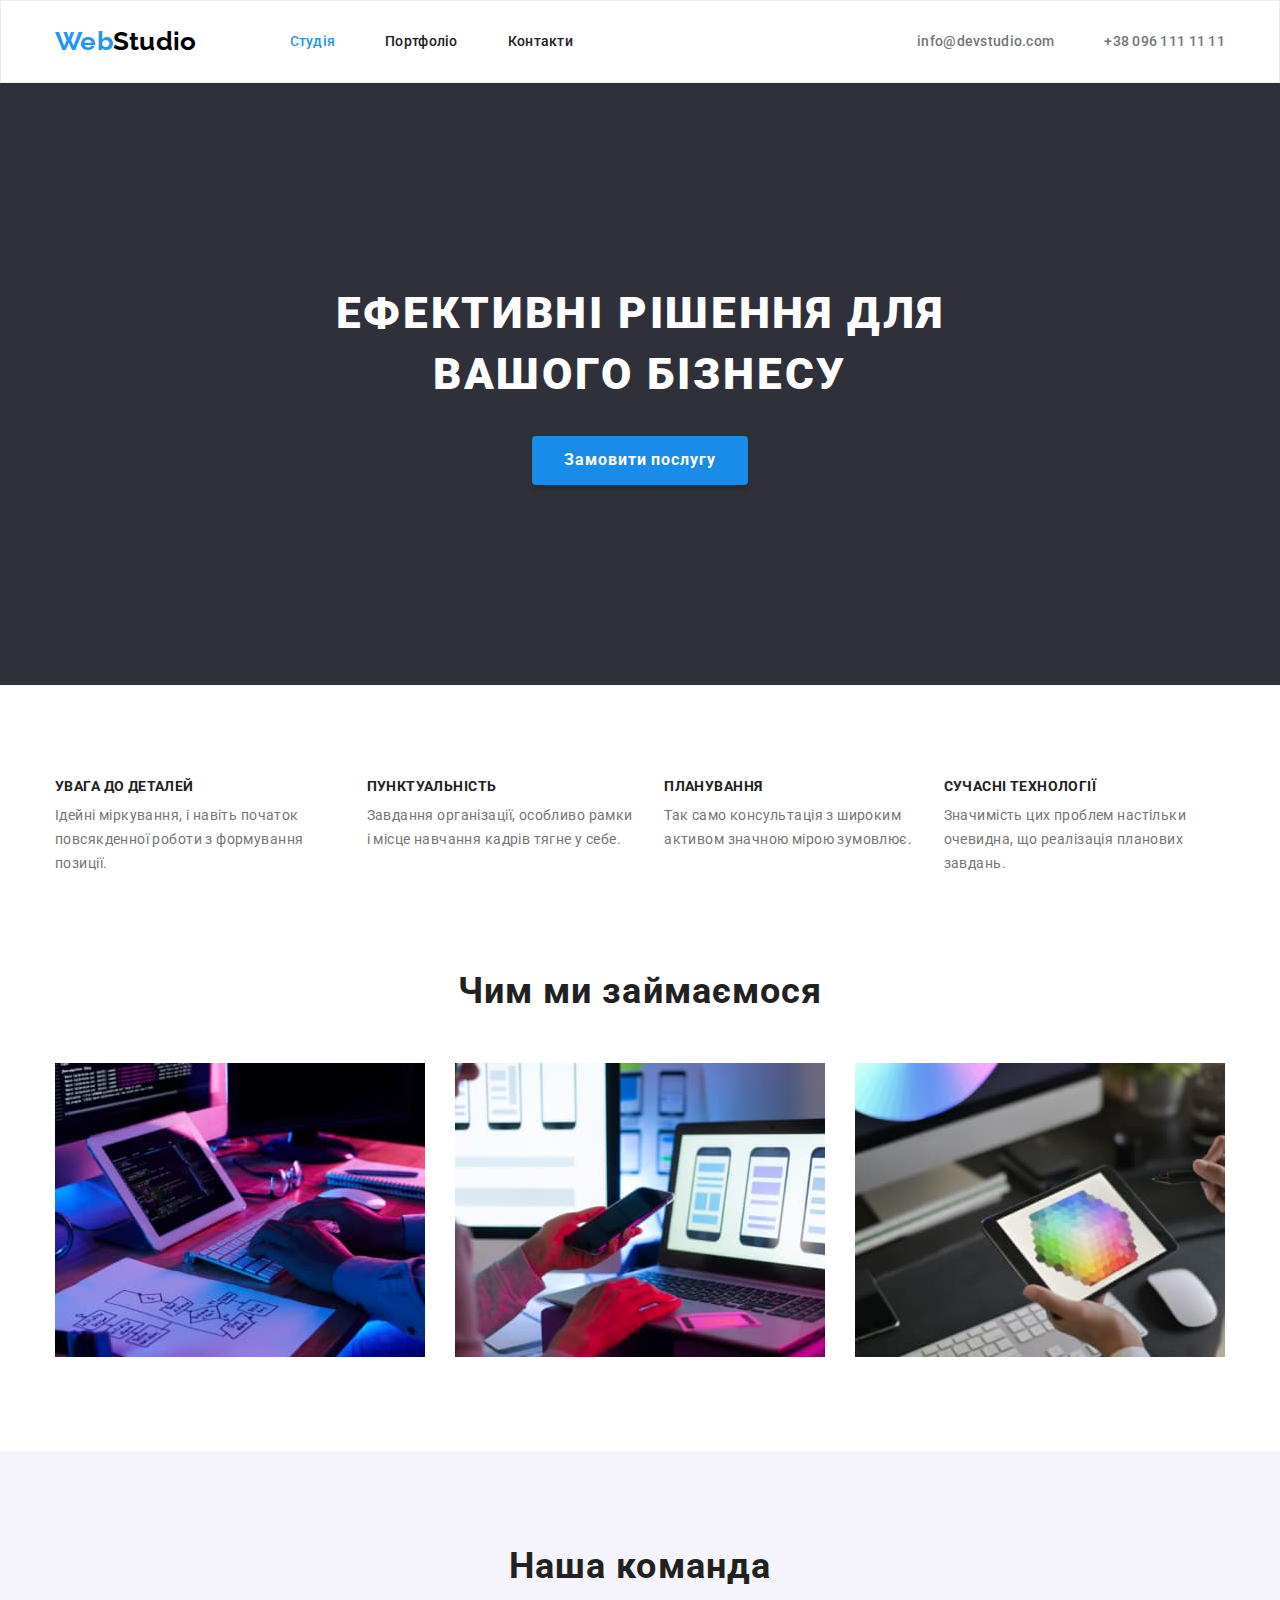
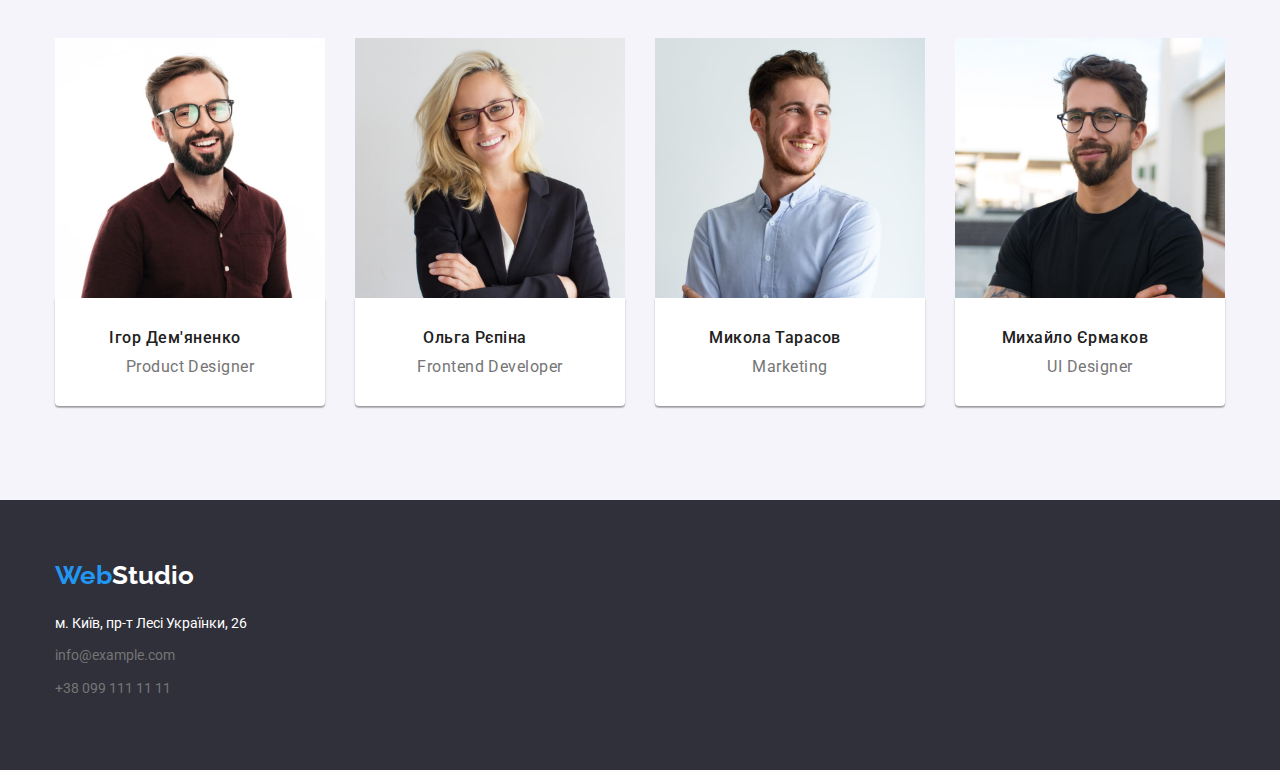
<file: index.html>
<!DOCTYPE html>
<html lang="ua">
  <head>
    <meta charset="UTF-8" />
    <meta http-equiv="X-UA-Compatible" content="IE=edge" />
    <meta name="viewport" content="width=device-width, initial-scale=1.0" />
    <title>WebStudio</title>
    <link rel="preconnect" href="https://fonts.googleapis.com" />
    <link rel="preconnect" href="https://fonts.gstatic.com" crossorigin />
    <link
      href="https://fonts.googleapis.com/css2?family=Raleway:wght@700&family=Roboto:wght@400;500;700;900&display=swap"
      rel="stylesheet"
    />
    <link
      rel="stylesheet"
      href="https://cdnjs.cloudflare.com/ajax/libs/modern-normalize/1.1.0/modern-normalize.min.css"
    />
    <link rel="stylesheet" href="./css/styles.css" />
  </head>
  <body>
    <header class="header">
      <div class="container header-con">
        <nav class="header-nav">
          <a lang="en" class="logo" href="./index.html">
            <span class="logo-color">Web</span>Studio</a
          >
          <ul class="site-nav list">
            <li class="item">
              <a href="./index.html" class="link current">Студія</a>
            </li>
            <li class="item">
              <a href="./portfolio.html" class="link">Портфоліо</a>
            </li>
            <li class="item">
              <a href="" class="link">Контакти</a>
            </li>
          </ul>
        </nav>
        <ul class="contacts-nav list">
          <li class="item">
            <a href="mailto:info@devstudio.com" class="data"
              >info@devstudio.com</a
            >
          </li>
          <li class="item">
            <a href="tel:+380961111111" class="data">+38 096 111 11 11</a>
          </li>
        </ul>
      </div>
    </header>

    <main>
      <section class="hero">
        <div class="container">
          <h1 class="hero-title">Ефективні рішення для вашого бізнесу</h1>
          <button type="button" class="button-studio">Замовити послугу</button>
        </div>
      </section>

      <section class="section-features">
        <div class="container">
          <ul class="features list">
            <li class="features-item">
              <h3 class="section-title">УВАГА ДО ДЕТАЛЕЙ</h3>
              <p class="rubric">
                Ідейні міркування, і навіть початок повсякденної роботи з
                формування позиції.
              </p>
            </li>
            <li class="features-item">
              <h3 class="section-title">ПУНКТУАЛЬНІСТЬ</h3>
              <p class="rubric">
                Завдання організації, особливо рамки і місце навчання кадрів
                тягне у себе.
              </p>
            </li>
            <li class="features-item">
              <h3 class="section-title">ПЛАНУВАННЯ</h3>
              <p class="rubric">
                Так само консультація з широким активом значною мірою зумовлює.
              </p>
            </li>
            <li class="features-item">
              <h3 class="section-title">СУЧАСНІ ТЕХНОЛОГІЇ</h3>
              <p class="rubric">
                Значимість цих проблем настільки очевидна, що реалізація
                планових завдань.
              </p>
            </li>
          </ul>
        </div>
      </section>
      <section class="section-examples">
        <div class="container">
          <h2 class="section-work">Чим ми займаємося</h2>
          <ul class="photo list">
            <li class="img">
              <img
                src="./images/work/work1.jpg"
                alt="Робота з кодом"
                width="370"
                height="294"
              />
            </li>
            <li class="img">
              <img
                src="./images/work/work2.jpg"
                alt="Телефон в руках"
                width="370"
                height="294"
              />
            </li>
            <li class="img">
              <img
                src="./images/work/work3.jpg"
                alt="Робота з планшетом"
                width="370"
                height="294"
              />
            </li>
          </ul>
        </div>
      </section>
      <section class="section-team">
        <div class="container">
          <h2 class="section-work">Наша команда</h2>
          <ul class="staff list">
            <li class="employees">
              <img
                src="./images/our-team/worker1.jpg"
                alt="Ігор Дем'яненко"
                width="270"
                height="260"
              />
              <div class="card-staff">
                <h3 class="section-name">Ігор Дем'яненко</h3>
                <p lang="en" class="profession">Product Designer</p>
              </div>
            </li>
            <li class="employees">
              <img
                src="./images/our-team/worker2.jpg"
                alt="Ольга Рєпіна"
                width="270"
                height="260"
              />
              <div class="card-staff">
                <h3 class="section-name">Ольга Рєпіна</h3>
                <p lang="en" class="profession">Frontend Developer</p>
              </div>
            </li>
            <li class="employees">
              <img
                src="./images/our-team/worker3.jpg"
                alt="Микола Тарасов"
                width="270"
                height="260"
              />
              <div class="card-staff">
                <h3 class="section-name">Микола Тарасов</h3>
                <p lang="en" class="profession">Marketing</p>
              </div>
            </li>
            <li class="employees">
              <img
                src="./images/our-team/worker4.jpg"
                alt="Михайло Єрмаков"
                width="270"
                height="260"
              />
              <div class="card-staff">
                <h3 class="section-name">Михайло Єрмаков</h3>
                <p lang="en" class="profession">UI Designer</p>
              </div>
            </li>
          </ul>
        </div>
      </section>
    </main>
    <footer class="footer">
      <div class="container">
        <a lang="en" class="logo-footer" href="./index.html">
          <span class="logo-color">Web</span
          ><span class="logo-white">Studio</span>
        </a>
        <address>
          <ul class="footer-nav list">
            <li class="item">
              <a href="" class="local">м. Київ, пр-т Лесі Українки, 26</a>
            </li>

            <li class="item">
              <a href="mailto:info@example.com" class="data"
                >info@example.com</a
              >
            </li>

            <li class="item">
              <a href="tel:+38091111111" class="data">+38 099 111 11 11</a>
            </li>
          </ul>
        </address>
      </div>
    </footer>
  </body>
</html>
</file>
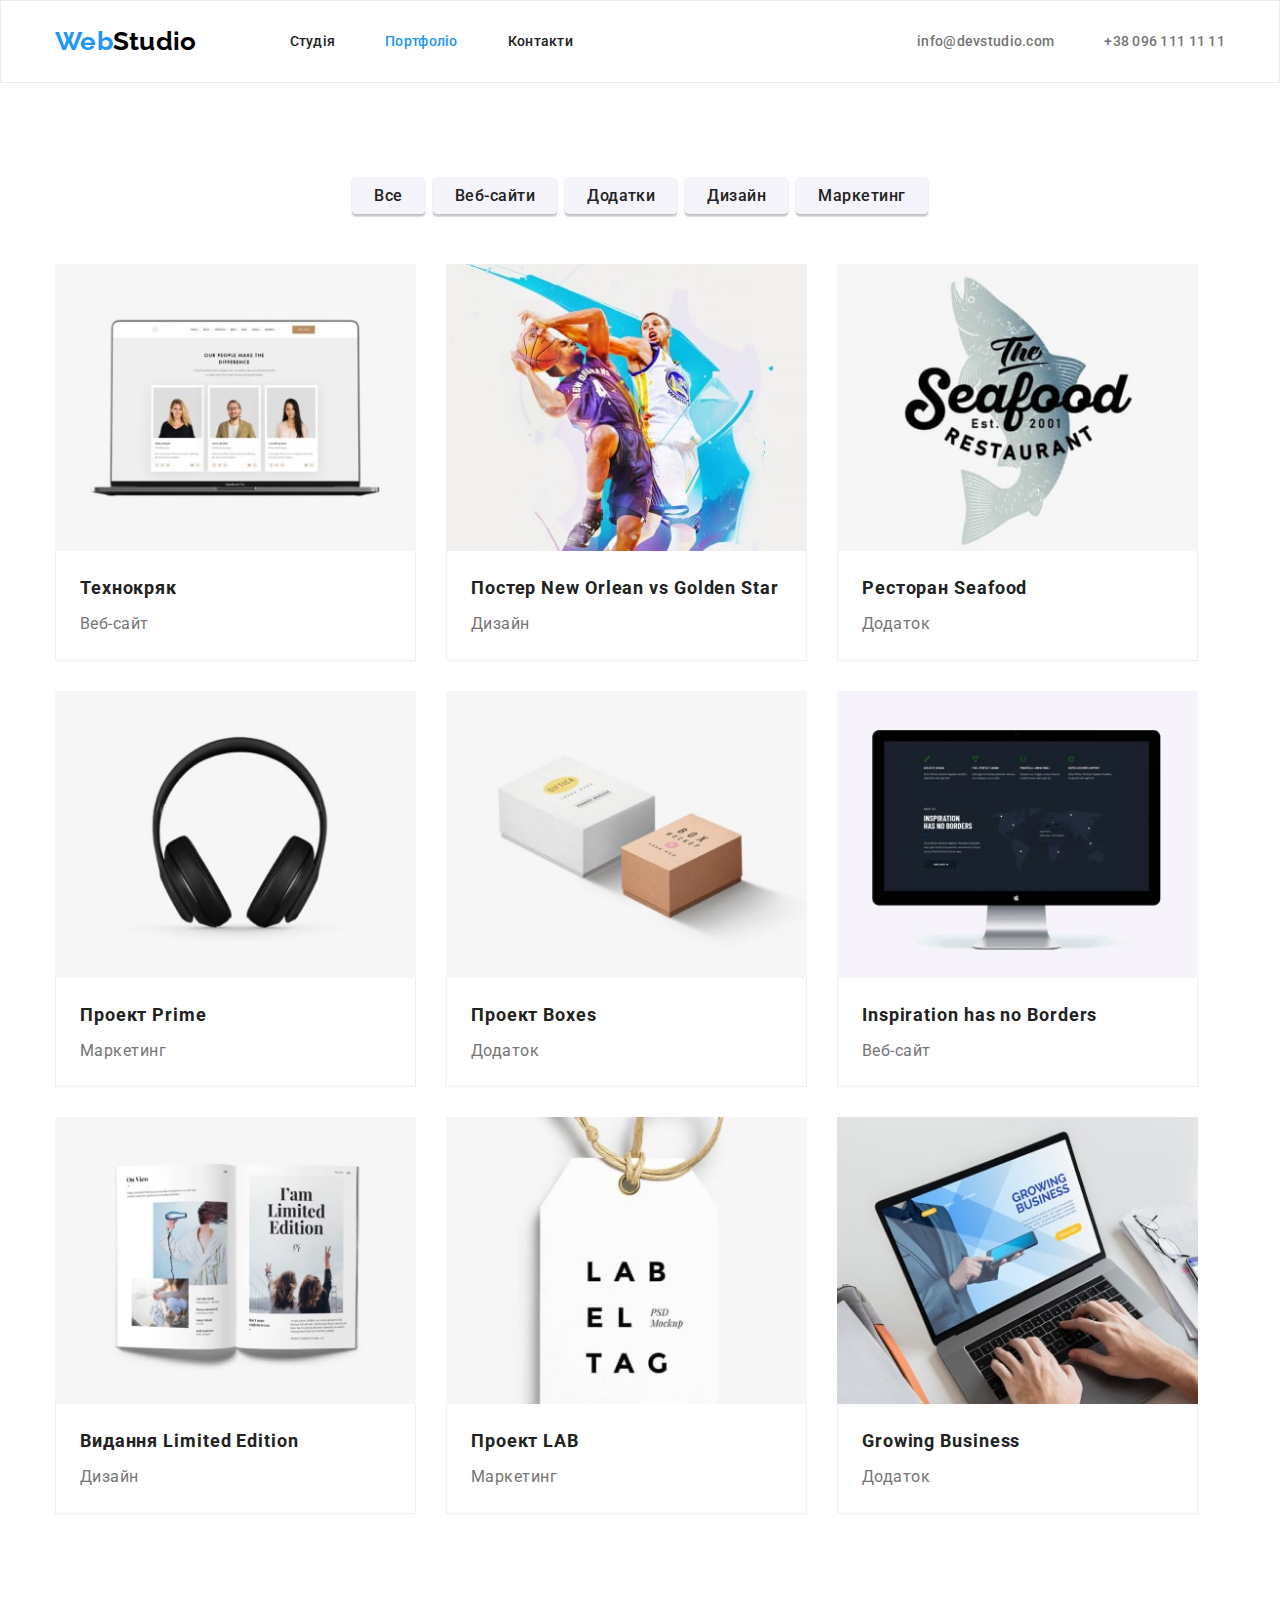
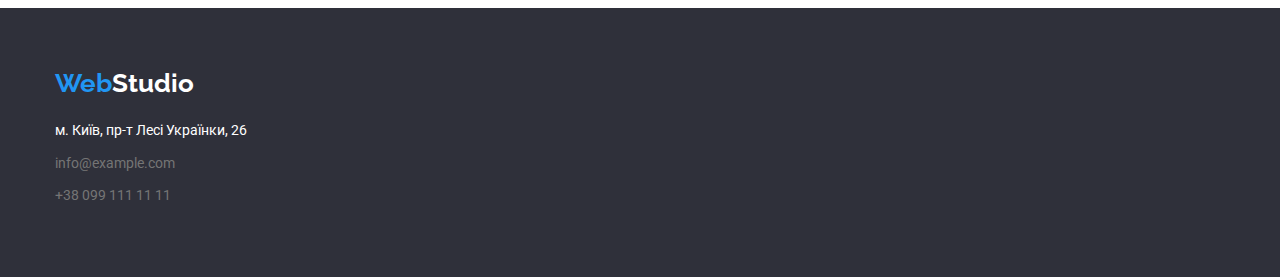
<file: portfolio.html>
<!DOCTYPE html>
<html lang="ua">
  <head>
    <meta charset="UTF-8" />
    <meta http-equiv="X-UA-Compatible" content="IE=edge" />
    <meta name="viewport" content="width=device-width, initial-scale=1.0" />
    <title>WebStudio</title>
    <link rel="preconnect" href="https://fonts.googleapis.com" />
    <link rel="preconnect" href="https://fonts.gstatic.com" crossorigin />
    <link
      href="https://fonts.googleapis.com/css2?family=Raleway:wght@700&family=Roboto:wght@400;500;700;900&display=swap"
      rel="stylesheet"
    />
    <link
      rel="stylesheet"
      href="https://cdnjs.cloudflare.com/ajax/libs/modern-normalize/1.1.0/modern-normalize.min.css"
    />
    <link rel="stylesheet" href="./css/styles.css" />
  </head>
  <body>
    <header class="header">
      <div class="container header-con"> 
        <nav class="header-nav">
        <a lang="en" class="logo" href="./index.html">
          <span class="logo-color">Web</span>Studio</a
        >
        <ul class="site-nav list">
          <li class="item">
            <a href="./index.html" class="link">Студія</a>
          </li>
          <li class="item">
            <a href="./portfolio.html" class="link current">Портфоліо</a>
          </li>
          <li class="item">
            <a href="" class="link">Контакти</a>
          </li>
        </ul>
        </nav>
          <ul class="contacts-nav list">
          <li class="item">
            <a href="mailto:info@devstudio.com" class="data"
              >info@devstudio.com</a
            >
          </li>
          <li class="item">
            <a href="tel:+380961111111" class="data">+38 096 111 11 11</a>
          </li>
        </ul> 
      </div>
   </header>
    <main>
      <section class="section-sample">
        <div class="container">
          <ul class="additional list">
            <li class="btn"> 
              <button type="button" class="button-portfolio">Все</button>
            </li>
            <li class="btn">
              <button type="button" class="button-portfolio">Веб-сайти</button>
            </li>
            <li class="btn">
              <button type="button" class="button-portfolio">Додатки</button>
            </li>
            <li class="btn">
              <button type="button" class="button-portfolio">Дизайн</button>
            </li>
            <li class="btn">
              <button type="button" class="button-portfolio">Маркетинг</button>
            </li class="btn">
          </ul>
          <h2 class="visually-hidden">Наші послуги</h2>
          <ul class="services list">
            <li class="element">
              <img
                src="./images/images-portfolio/laptop.jpg"
                alt="ноутбук"
                width="370"
                height="294"
              />
              <div class="card-content">
              <h3 class="section-portfolio">Технокряк</h3>
              <p class="section-paragraph">Веб-сайт</p>
              </div>
             
            </li>
            <li class="element">
              <img
                src="./images/images-portfolio/players.jpg"
                alt="гравці"
                width="370"
                height="294"
              />
              <div class="card-content"> 
                <h3 class="section-portfolio">
                Постер New Orlean vs Golden Star
              </h3>
              <p class="section-paragraph">Дизайн</p> </div>
             
            </li>
            <li class="element">
              <img
                src="./images/images-portfolio/seafood.jpg"
                alt="ресторан"
                width="370"
                height="294"
              />
              <div class="card-content"> 
              <h3 class="section-portfolio">Ресторан Seafood</h3>
              <p class="section-paragraph">Додаток</p>
              </div>
            </li>
            <li class="element">
              <img
                src="./images/images-portfolio/headphone.jpg"
                alt="навушники"
                width="370"
                height="294"
              />
               <div class="card-content"> 
              <h3 class="section-portfolio">Проект Prime</h3>
              <p class="section-paragraph">Маркетинг</p>
              </div>
            </li>
            <li class="element">
              <img
                src="./images/images-portfolio/boxes.jpg"
                alt="коробки"
                width="370"
                height="294"
              />
              <div class="card-content"> 
              <h3 class="section-portfolio">Проект Boxes</h3>
              <p class="section-paragraph">Додаток</p>
              </div>
            </li>
             <li class="element">
              <img
                src="./images/images-portfolio/monitor.jpg"
                alt="монітор"
                width="370"
                height="294"
              />
              <div class="card-content"> 
              <h3 class="section-portfolio">Inspiration has no Borders</h3>
              <p class="section-paragraph">Веб-сайт</p>
              </div>
            </li>
            <li class="element">
              <img
                src="./images/images-portfolio/book.jpg"
                alt="книга"
                width="370"
                height="294"
              />
              <div class="card-content"> 
              <h3 class="section-portfolio">Видання Limited Edition</h3>
              <p class="section-paragraph">Дизайн</p>
                </div>
            </li>
            <li class="element">
              <img
                src="./images/images-portfolio/tag.jpg"
                alt="бірка"
                width="370"
                height="294"
              />
              <div class="card-content"> 
              <h3 class="section-portfolio">Проект LAB</h3>
              <p class="section-paragraph">Маркетинг</p>
               </div>
            </li>
            <li class="element">
              <img
                src="./images/images-portfolio/business.jpg"
                alt="бізнес"
                width="370"
                height="294"
              />
              <div class="card-content"> 
              <h3 class="section-portfolio">Growing Business</h3>
              <p class="section-paragraph">Додаток</p>
              </div>
            </li>
          </ul>
        </div>
      </section>
    </main>
    <footer class="footer">
      <div class="container">
        <a lang="en" class="logo-footer" href="./index.html">
          <span class="logo-color">Web</span
          ><span class="logo-white">Studio</span>
        </a>
        <address>
          <ul class="footer-nav list">
            <li class="item local">
              <a href="" class="local">м. Київ, пр-т Лесі Українки, 26</a>
            </li>

            <li class="item">
              <a href="mailto:info@example.com" class="data"
                >info@example.com</a
              >
            </li>

            <li class="item">
              <a href="tel:+38091111111" class="data">+38 099 111 11 11</a>
            </li>
          </ul>
        </address>
      </div>
    </footer>
  </body>
</html>
</file>
<file: css/styles.css>
body {
  font-family: "Roboto", sans-serif;
  background-color: #ffffff;
  color: #757575;
}
:root {
  --primary-text-color: #757575;
  --title-text-color: #000000;
  --primary-white-color: #ffffff;
  --logo-color: #2196f3;
  --background-color: #2f303a;
  --section-title-color: #212121;
  --button-back-color: #188ce8;
  --button-basis: #f5f4fa;
  --shadow-color: rgba(0, 0, 0, 0.15);
}

.list {
  list-style: none;
}

.container {
  width: 1200px;
  margin-left: auto;
  margin-right: auto;
  padding-left: 15px;
  padding-right: 15px;
}

p,
h1,
h2,
h3,
h4,
h5,
h6 {
  margin: 0;
}
ul,
ol {
  margin: 0;
  padding-left: 0;
}
img {
  display: block;
  max-width: 100%;
  height: auto;
}

/*site nav*/
.header {
  border: 1px solid #ececec;
}
.header-nav {
  font-family: "Roboto";
  font-weight: 500;
  font-size: 14px;
  line-height: 1.2;
  letter-spacing: 0.02em;
  text-decoration: none;
}

.logo {
  font-family: "Raleway";
  font-weight: 700;
  font-size: 26px;
  line-height: 1.2;
  color: var(--title-text-color);
  text-decoration: none;
  display: inline-block;
}
.logo-color {
  font-family: "Raleway";
  font-weight: 700;
  font-size: 26px;
  line-height: 1.2;
  color: var(--logo-color);
}
.header-nav {
  display: flex;
}
.site-nav {
  display: flex;
  margin-left: 93px;
}
.header-con {
  display: flex;
  align-items: center;
}
.contacts-nav {
  display: flex;
}

.header-connect {
  margin-left: auto;
}
.site-nav .item:not(:last-child) {
  margin-right: 50px;
}

.site-nav .link {
  color: var(--section-title-color);
  text-decoration: none;
  padding-top: 32px;
  padding-bottom: 32px;
  display: block;
}

.site-nav .link:hover,
.site-nav .link:focus {
  color: var(--logo-color);
}
.link.current {
  color: var(--logo-color);
}

.header-nav {
  align-items: center;
}
.contacts-nav {
  margin-left: auto;
}

.contacts-nav .item + .item {
  margin-left: 50px;
}
.contacts-nav .data {
  color: var(--primary-text-color);
  text-decoration: none;
  font-weight: 500;
  font-size: 14px;
  line-height: 1.2;
  letter-spacing: 0.02em;
  padding-top: 32px;
  padding-bottom: 32px;
}

.contacts-nav .data:hover,
.contacts-nav .data:focus {
  color: var(--logo-color);
}

/*main*/
.section-team,
.section-examples,
.section-sample {
  padding-top: 94px;
  padding-bottom: 94px;
}
.section-features {
  padding-top: 94px;
}

.features {
  display: flex;
}
.section-title {
  color: var(--section-title-color);
  font-weight: 700;
  font-size: 14px;
  line-height: 1.1;
  letter-spacing: 0.03em;
  text-transform: uppercase;
  margin-bottom: 10px;
}

.hero {
  background-color: var(--background-color);
  text-align: center;
  padding-top: 200px;
  padding-bottom: 200px;
}
.hero-title {
  font-weight: 900;
  font-size: 44px;
  line-height: 1.4;
  letter-spacing: 0.06em;
  color: var(--primary-white-color);
  text-transform: uppercase;
  width: 696px;
  display: inline-block;
  margin-bottom: 30px;
}
.section-work {
  color: var(--section-title-color);
  font-weight: 700;
  font-size: 36px;
  line-height: 1.2;
  text-align: center;
  letter-spacing: 0.03em;
  margin-bottom: 50px;
}

.rubric {
  font-size: 14px;
  line-height: 1.7;
  letter-spacing: 0.03em;
}

.features {
  width: calc(100%-90) / 4;
}
.features-item:not(:last-child) {
  margin-right: 30px;
}

.section-team {
  background-color: var(--button-basis);
}

.section-name {
  color: var(--section-title-color);
  font-weight: 500;
  font-size: 16px;
  line-height: 1.2;
  text-align: center;
  letter-spacing: 0.03em;
  margin-right: 0;
  margin-bottom: 10px;
}
.profession {
  color: var(--primary-text-color);
  font-size: 16px;
  line-height: 1.2;
  text-align: center;
  letter-spacing: 0.03em;
  margin-top: 0px;
}

/*Portfolio*/
.section-paragraph {
  color: var(--primary-text-color);
  font-size: 16px;
  line-height: 1.9;
  letter-spacing: 0.03em;
}
.section-portfolio {
  color: var(--section-title-color);
  font-weight: 700;
  font-size: 18px;
  line-height: 1.9;
  letter-spacing: 0.05em;
  margin-bottom: 4px;
}
.additional {
  margin-bottom: 50px;
  display: flex;
  justify-content: center;
}
.additional .btn:not(:last-child) {
  margin-right: 8px;
}
/*footer*/

.visually-hidden {
  position: absolute;
  width: 1px;
  height: 1px;
  margin: -1px;
  border: 0;
  padding: 0;
  white-space: nowrap;
  clip-path: inset(100%);
  clip: rect(0 0 0 0);
  overflow: hidden;
}

.footer {
  background: var(--background-color);
  padding-top: 60px;
  padding-bottom: 60px;
}
.logo-white {
  color: var(--primary-white-color);
}
.logo-footer {
  font-family: "Raleway";
  font-weight: 700;
  font-size: 26px;
  line-height: 1.2;
  color: var(--title-text-color);
  text-decoration: none;
  display: inline-block;
  margin-bottom: 20px;
}

.footer-nav .data {
  color: var(--primary-text-color);
  text-decoration: none;
  font-family: "Roboto";
  font-style: normal;
  font-size: 14px;
  line-height: 1.7;
}
.footer-nav .local {
  color: var(--primary-white-color);
  text-decoration: none;
  font-family: "Roboto";
  font-style: normal;
  font-size: 14px;
  line-height: 1.7;
}

.footer-nav .data:hover,
.footer-nav .data:focus {
  color: var(--logo-color);
}

.footer-nav .local:hover,
.footer-nav .local:focus {
  color: var(--logo-color);
}

.footer-nav .item {
  margin-bottom: 9px;
}
.footer-nav .item :not(:last-child) {
  margin-bottom: 0px;
}

/*button*/

.button-studio {
  color: var(--primary-white-color);
  background-color: var(--button-back-color);
  font-weight: 700;
  font-size: 16px;
  line-height: 1.8;
  border: none;
  cursor: pointer;
  box-shadow: 0px 4px 4px var(--shadow-color);
  border-radius: 4px;
  letter-spacing: 0.06em;
  display: block;
  padding-top: 10px;
  padding-right: 32px;
  padding-bottom: 10px;
  padding-left: 32px;
  margin-right: auto;
  margin-left: auto;
}

.button-portfolio {
  display: inline-block;
  font-family: "Roboto";
  font-style: normal;
  font-weight: 500;
  color: var(--section-title-color);
  line-height: 1.6;
  letter-spacing: 0.03em;
  background-color: var(--button-basis);
  cursor: pointer;
  box-shadow: 0px 3px 1px rgba(0, 0, 0, 0.1), 0px 1px 2px rgba(0, 0, 0, 0.08),
    0px 2px 2px rgba(0, 0, 0, 0.12);
  border-radius: 4px;
  border: none;
  padding: 6px 22px;
  text-align: center;
}

.button-portfolio:hover,
.button-portfolio:focus {
  color: var(--primary-white-color);
  background-color: var(--logo-color);
}

.element:nth-child(3n) {
  margin-right: 0;
}

.photo {
  display: flex;
}
.photo .img:not(:last-child) {
  margin-right: 30px;
}

.services {
  display: flex;
  flex-wrap: wrap;
  margin-top: -30px;
  margin-left: -30px;
}

.services .element {
  flex-basis: calc(100% / 3 - 39px);
  margin-top: 30px;
  margin-left: 30px;
}

.card-content {
  padding-top: 20px;
  padding-bottom: 20px;
  padding-left: 24px;
  padding-right: 24px;
  border: 1px solid #eeeeee;
  border-top: none;
}

.section-name {
  margin-right: 30px;
}

.section-name :not(:last-child) {
  margin-right: 30px;
}

.profession {
  margin-top: 10px;
}

.staff {
  display: flex;
  flex-wrap: wrap;
}

.staff .employees {
  width: calc(1200 / 4 - 30px);
}

.staff .employees:not(:last-child) {
  margin-right: 30px;
}

.card-staff {
  padding-top: 30px;
  padding-bottom: 30px;
  box-shadow: 0px 1px 3px rgba(0, 0, 0, 0.12), 0px 1px 1px rgba(0, 0, 0, 0.14),
    0px 2px 1px rgba(0, 0, 0, 0.2);
  border-radius: 0px 0px 4px 4px;
  background-color: var(--primary-white-color);
}
</file>
